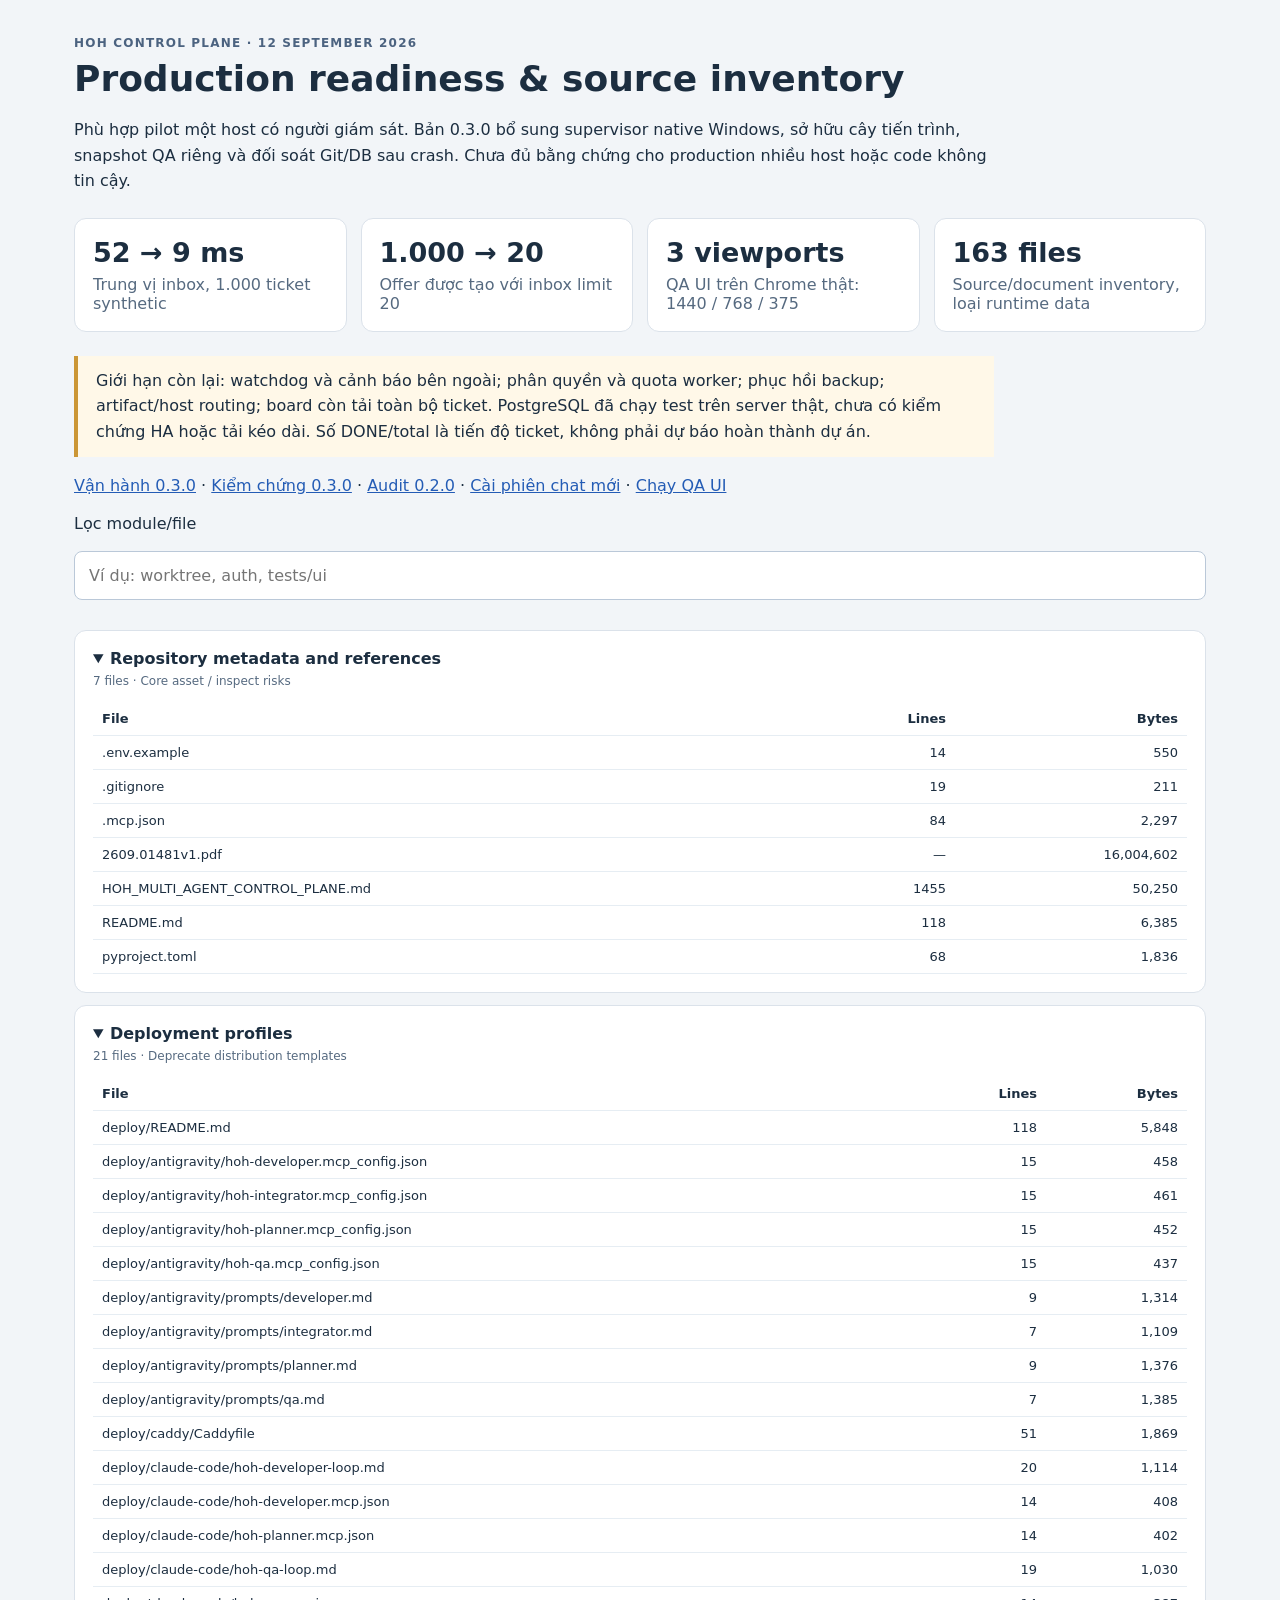
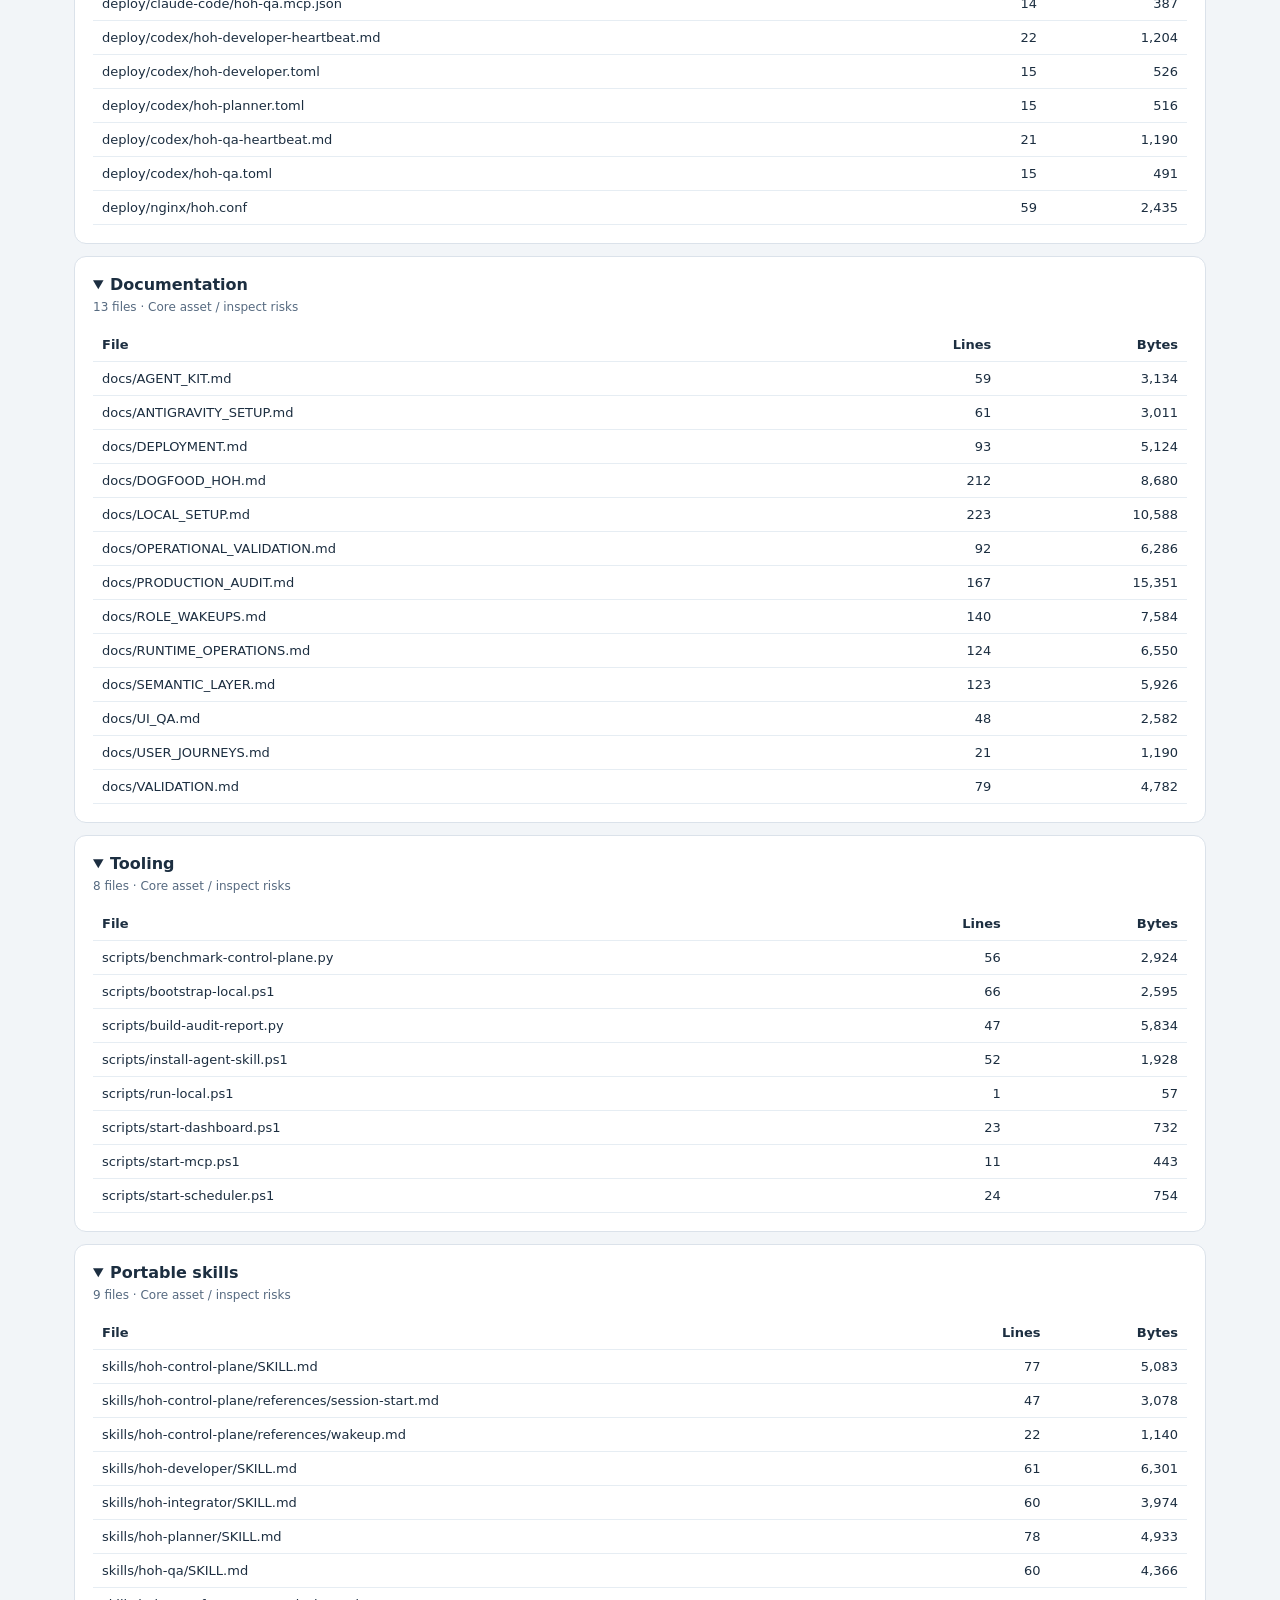
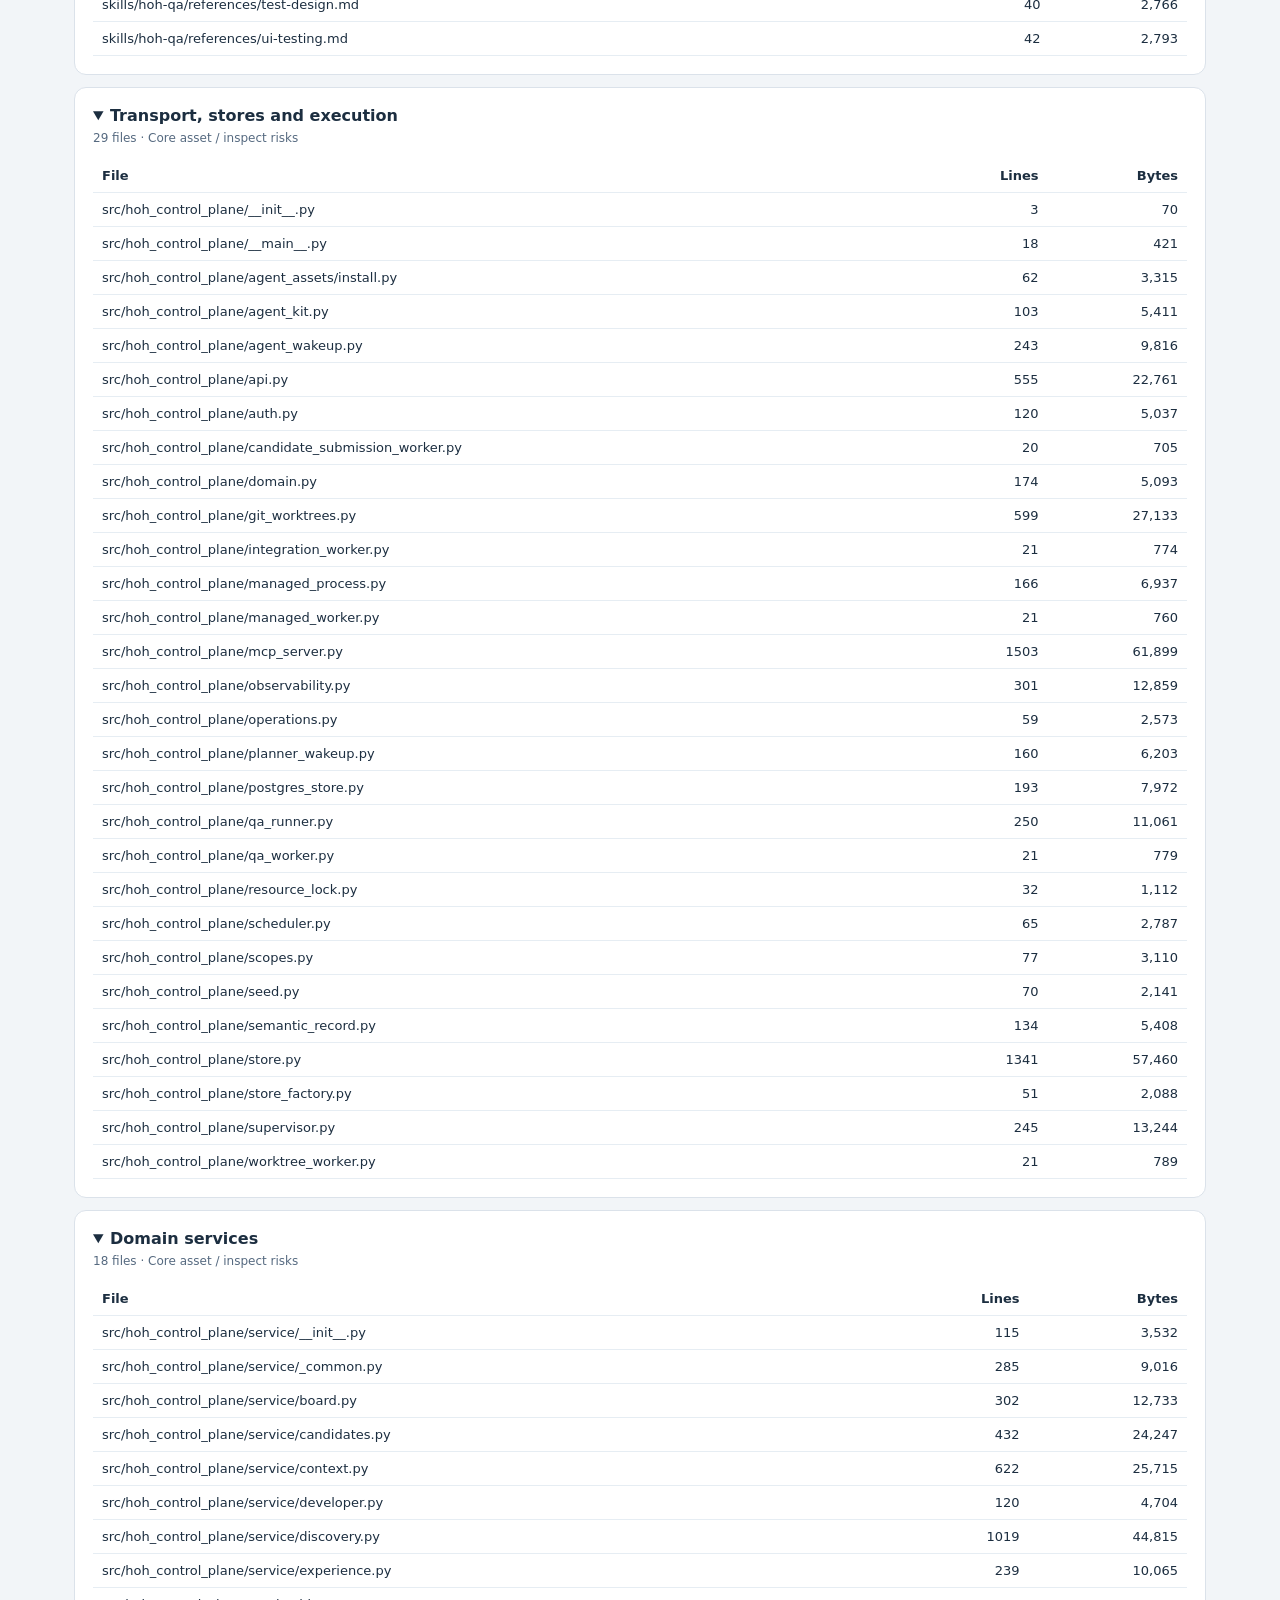
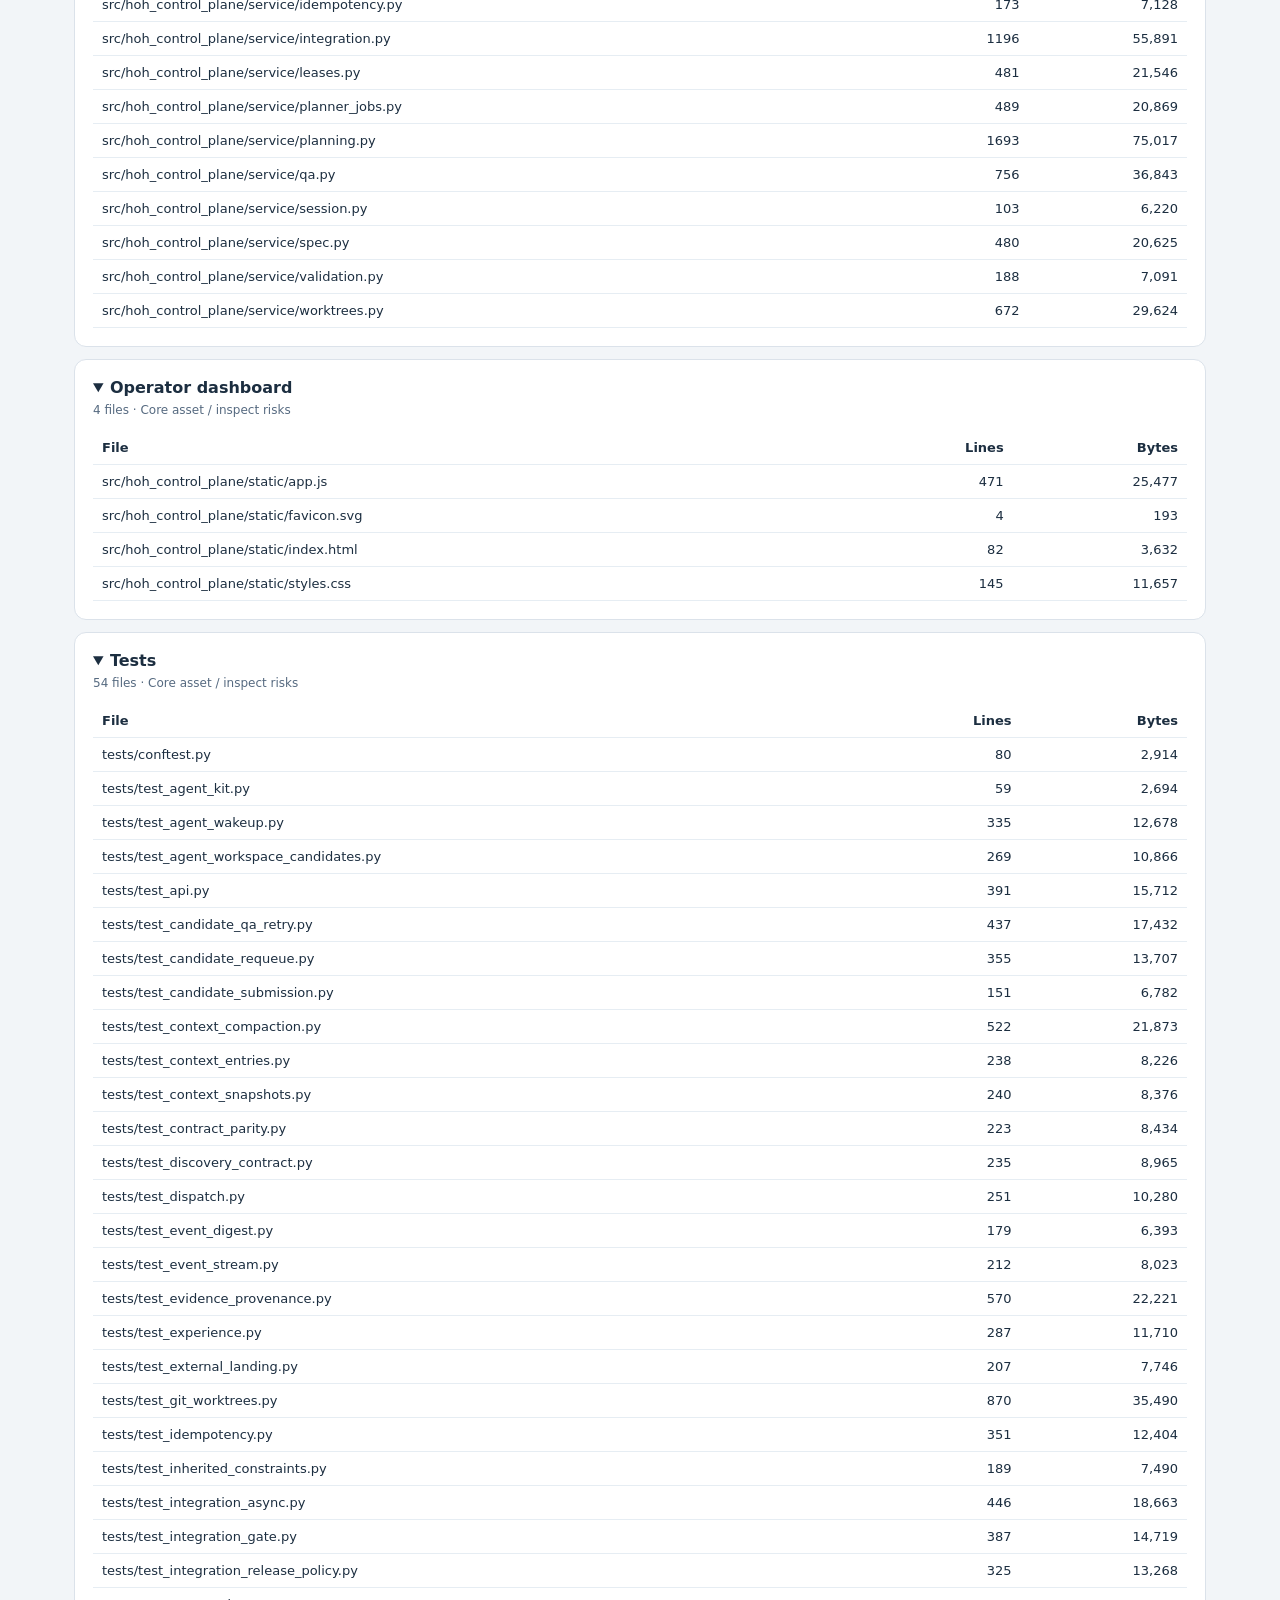
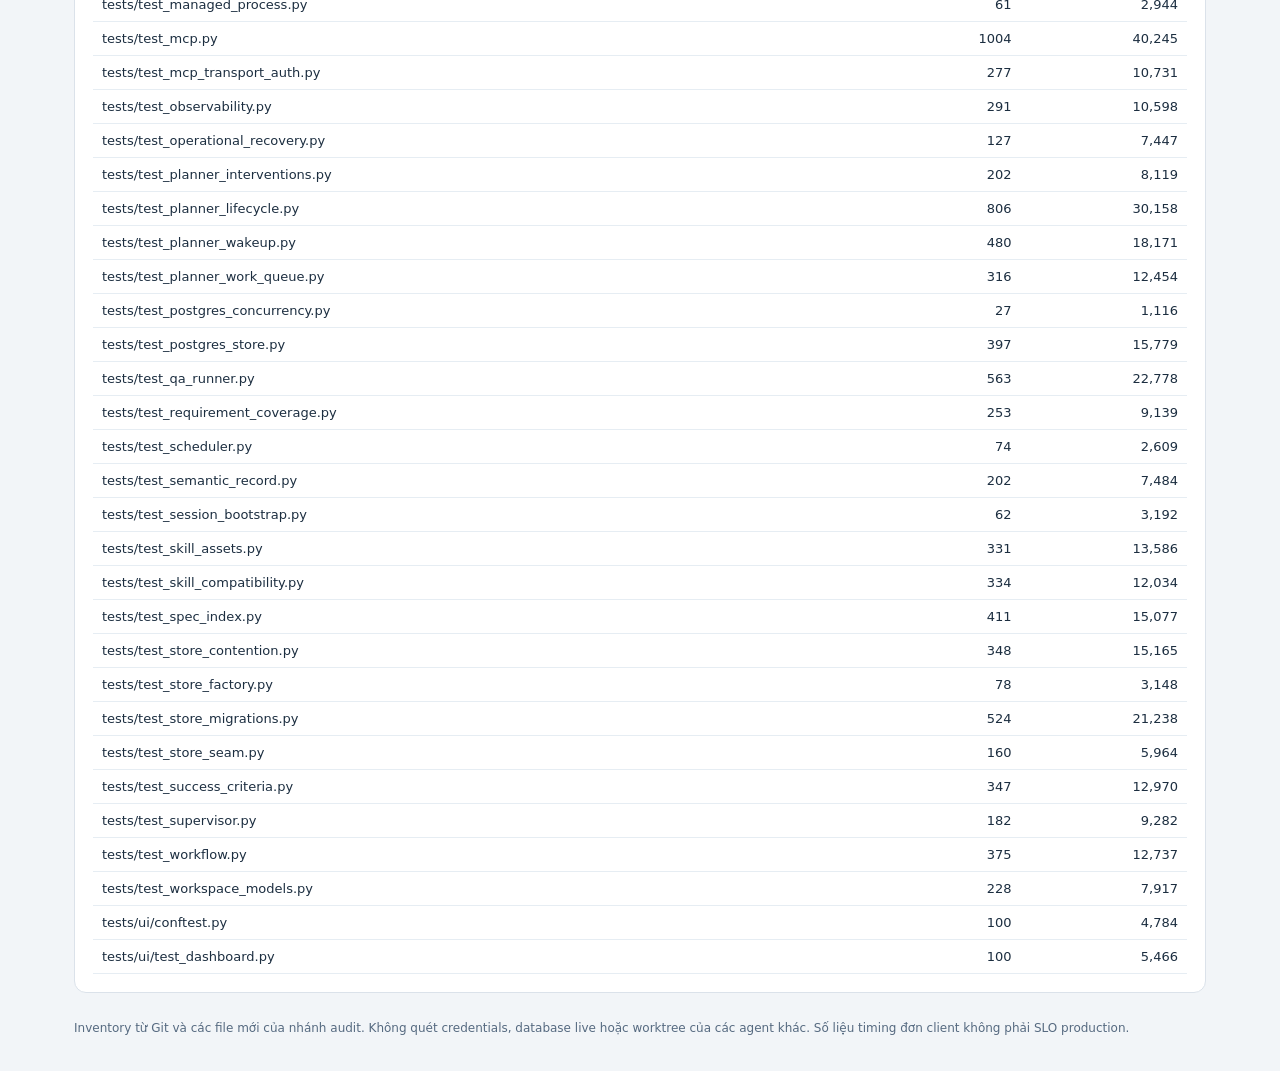
<file: docs/PRODUCTION_AUDIT.html>
<!doctype html><html lang="vi"><meta charset="utf-8"><meta name="viewport" content="width=device-width, initial-scale=1">
<title>HoH · Production audit</title><style>
:root{font-family:Segoe UI,system-ui,sans-serif;color:#1c2e40;background:#f2f5f8}*{box-sizing:border-box}body{margin:0}main{max-width:1180px;margin:auto;padding:36px 24px}h1{font-size:36px;margin:8px 0 18px}p{line-height:1.6;max-width:920px}.eyebrow{color:#4c6380;letter-spacing:.1em;font-size:12px;font-weight:700}.cards{display:grid;grid-template-columns:repeat(auto-fit,minmax(200px,1fr));gap:14px;margin:24px 0}.card,details{background:white;border:1px solid #dbe2ea;border-radius:12px;padding:18px}.card strong{display:block;font-size:27px;margin-bottom:7px}.card span,small{color:#566a80}a{color:#245cb5}input{width:100%;padding:14px;border:1px solid #bac8d8;border-radius:8px;font:inherit;margin:18px 0}details{margin:12px 0}summary{cursor:pointer;font-weight:650}small{display:block;font-size:12px;font-weight:400;margin-top:6px}table{border-collapse:collapse;width:100%;margin-top:14px;font-size:13px}td,th{padding:9px;text-align:left;border-bottom:1px solid #e6edf3}td:first-child{overflow-wrap:anywhere}td:not(:first-child),th:not(:first-child){text-align:right;white-space:nowrap}.note{border-left:4px solid #cb9636;padding:12px 18px;background:#fff8e8}footer{color:#566a80;font-size:12px;margin-top:28px}
</style><main><div class="eyebrow">HOH CONTROL PLANE · 12 SEPTEMBER 2026</div>
<h1>Production readiness & source inventory</h1>
<p>Phù hợp pilot một host có người giám sát. Bản 0.3.0 bổ sung supervisor native Windows, sở hữu cây tiến trình, snapshot QA riêng và đối soát Git/DB sau crash. Chưa đủ bằng chứng cho production nhiều host hoặc code không tin cậy.</p>
<div class="cards"><div class="card"><strong>52 → 9 ms</strong><span>Trung vị inbox, 1.000 ticket synthetic</span></div><div class="card"><strong>1.000 → 20</strong><span>Offer được tạo với inbox limit 20</span></div><div class="card"><strong>3 viewports</strong><span>QA UI trên Chrome thật: 1440 / 768 / 375</span></div><div class="card"><strong>163 files</strong><span>Source/document inventory, loại runtime data</span></div></div>
<p class="note">Giới hạn còn lại: watchdog và cảnh báo bên ngoài; phân quyền và quota worker; phục hồi backup; artifact/host routing; board còn tải toàn bộ ticket. PostgreSQL đã chạy test trên server thật, chưa có kiểm chứng HA hoặc tải kéo dài. Số DONE/total là tiến độ ticket, không phải dự báo hoàn thành dự án.</p>
<p><a href="RUNTIME_OPERATIONS.md">Vận hành 0.3.0</a> · <a href="OPERATIONAL_VALIDATION.md">Kiểm chứng 0.3.0</a> · <a href="PRODUCTION_AUDIT.md">Audit 0.2.0</a> · <a href="AGENT_KIT.md">Cài phiên chat mới</a> · <a href="UI_QA.md">Chạy QA UI</a></p>
<label for="filter">Lọc module/file</label><input id="filter" placeholder="Ví dụ: worktree, auth, tests/ui" autocomplete="off">
<details open class="module"><summary>Repository metadata and references <small>7 files · Core asset / inspect risks</small></summary><table><thead><tr><th>File</th><th>Lines</th><th>Bytes</th></tr></thead><tbody><tr data-path=".env.example"><td>.env.example</td><td>14</td><td>550</td></tr><tr data-path=".gitignore"><td>.gitignore</td><td>19</td><td>211</td></tr><tr data-path=".mcp.json"><td>.mcp.json</td><td>84</td><td>2,297</td></tr><tr data-path="2609.01481v1.pdf"><td>2609.01481v1.pdf</td><td>—</td><td>16,004,602</td></tr><tr data-path="HOH_MULTI_AGENT_CONTROL_PLANE.md"><td>HOH_MULTI_AGENT_CONTROL_PLANE.md</td><td>1455</td><td>50,250</td></tr><tr data-path="README.md"><td>README.md</td><td>118</td><td>6,385</td></tr><tr data-path="pyproject.toml"><td>pyproject.toml</td><td>68</td><td>1,836</td></tr></tbody></table></details>
<details open class="module"><summary>Deployment profiles <small>21 files · Deprecate distribution templates</small></summary><table><thead><tr><th>File</th><th>Lines</th><th>Bytes</th></tr></thead><tbody><tr data-path="deploy/README.md"><td>deploy/README.md</td><td>118</td><td>5,848</td></tr><tr data-path="deploy/antigravity/hoh-developer.mcp_config.json"><td>deploy/antigravity/hoh-developer.mcp_config.json</td><td>15</td><td>458</td></tr><tr data-path="deploy/antigravity/hoh-integrator.mcp_config.json"><td>deploy/antigravity/hoh-integrator.mcp_config.json</td><td>15</td><td>461</td></tr><tr data-path="deploy/antigravity/hoh-planner.mcp_config.json"><td>deploy/antigravity/hoh-planner.mcp_config.json</td><td>15</td><td>452</td></tr><tr data-path="deploy/antigravity/hoh-qa.mcp_config.json"><td>deploy/antigravity/hoh-qa.mcp_config.json</td><td>15</td><td>437</td></tr><tr data-path="deploy/antigravity/prompts/developer.md"><td>deploy/antigravity/prompts/developer.md</td><td>9</td><td>1,314</td></tr><tr data-path="deploy/antigravity/prompts/integrator.md"><td>deploy/antigravity/prompts/integrator.md</td><td>7</td><td>1,109</td></tr><tr data-path="deploy/antigravity/prompts/planner.md"><td>deploy/antigravity/prompts/planner.md</td><td>9</td><td>1,376</td></tr><tr data-path="deploy/antigravity/prompts/qa.md"><td>deploy/antigravity/prompts/qa.md</td><td>7</td><td>1,385</td></tr><tr data-path="deploy/caddy/Caddyfile"><td>deploy/caddy/Caddyfile</td><td>51</td><td>1,869</td></tr><tr data-path="deploy/claude-code/hoh-developer-loop.md"><td>deploy/claude-code/hoh-developer-loop.md</td><td>20</td><td>1,114</td></tr><tr data-path="deploy/claude-code/hoh-developer.mcp.json"><td>deploy/claude-code/hoh-developer.mcp.json</td><td>14</td><td>408</td></tr><tr data-path="deploy/claude-code/hoh-planner.mcp.json"><td>deploy/claude-code/hoh-planner.mcp.json</td><td>14</td><td>402</td></tr><tr data-path="deploy/claude-code/hoh-qa-loop.md"><td>deploy/claude-code/hoh-qa-loop.md</td><td>19</td><td>1,030</td></tr><tr data-path="deploy/claude-code/hoh-qa.mcp.json"><td>deploy/claude-code/hoh-qa.mcp.json</td><td>14</td><td>387</td></tr><tr data-path="deploy/codex/hoh-developer-heartbeat.md"><td>deploy/codex/hoh-developer-heartbeat.md</td><td>22</td><td>1,204</td></tr><tr data-path="deploy/codex/hoh-developer.toml"><td>deploy/codex/hoh-developer.toml</td><td>15</td><td>526</td></tr><tr data-path="deploy/codex/hoh-planner.toml"><td>deploy/codex/hoh-planner.toml</td><td>15</td><td>516</td></tr><tr data-path="deploy/codex/hoh-qa-heartbeat.md"><td>deploy/codex/hoh-qa-heartbeat.md</td><td>21</td><td>1,190</td></tr><tr data-path="deploy/codex/hoh-qa.toml"><td>deploy/codex/hoh-qa.toml</td><td>15</td><td>491</td></tr><tr data-path="deploy/nginx/hoh.conf"><td>deploy/nginx/hoh.conf</td><td>59</td><td>2,435</td></tr></tbody></table></details>
<details open class="module"><summary>Documentation <small>13 files · Core asset / inspect risks</small></summary><table><thead><tr><th>File</th><th>Lines</th><th>Bytes</th></tr></thead><tbody><tr data-path="docs/AGENT_KIT.md"><td>docs/AGENT_KIT.md</td><td>59</td><td>3,134</td></tr><tr data-path="docs/ANTIGRAVITY_SETUP.md"><td>docs/ANTIGRAVITY_SETUP.md</td><td>61</td><td>3,011</td></tr><tr data-path="docs/DEPLOYMENT.md"><td>docs/DEPLOYMENT.md</td><td>93</td><td>5,124</td></tr><tr data-path="docs/DOGFOOD_HOH.md"><td>docs/DOGFOOD_HOH.md</td><td>212</td><td>8,680</td></tr><tr data-path="docs/LOCAL_SETUP.md"><td>docs/LOCAL_SETUP.md</td><td>223</td><td>10,588</td></tr><tr data-path="docs/OPERATIONAL_VALIDATION.md"><td>docs/OPERATIONAL_VALIDATION.md</td><td>92</td><td>6,286</td></tr><tr data-path="docs/PRODUCTION_AUDIT.md"><td>docs/PRODUCTION_AUDIT.md</td><td>167</td><td>15,351</td></tr><tr data-path="docs/ROLE_WAKEUPS.md"><td>docs/ROLE_WAKEUPS.md</td><td>140</td><td>7,584</td></tr><tr data-path="docs/RUNTIME_OPERATIONS.md"><td>docs/RUNTIME_OPERATIONS.md</td><td>124</td><td>6,550</td></tr><tr data-path="docs/SEMANTIC_LAYER.md"><td>docs/SEMANTIC_LAYER.md</td><td>123</td><td>5,926</td></tr><tr data-path="docs/UI_QA.md"><td>docs/UI_QA.md</td><td>48</td><td>2,582</td></tr><tr data-path="docs/USER_JOURNEYS.md"><td>docs/USER_JOURNEYS.md</td><td>21</td><td>1,190</td></tr><tr data-path="docs/VALIDATION.md"><td>docs/VALIDATION.md</td><td>79</td><td>4,782</td></tr></tbody></table></details>
<details open class="module"><summary>Tooling <small>8 files · Core asset / inspect risks</small></summary><table><thead><tr><th>File</th><th>Lines</th><th>Bytes</th></tr></thead><tbody><tr data-path="scripts/benchmark-control-plane.py"><td>scripts/benchmark-control-plane.py</td><td>56</td><td>2,924</td></tr><tr data-path="scripts/bootstrap-local.ps1"><td>scripts/bootstrap-local.ps1</td><td>66</td><td>2,595</td></tr><tr data-path="scripts/build-audit-report.py"><td>scripts/build-audit-report.py</td><td>47</td><td>5,834</td></tr><tr data-path="scripts/install-agent-skill.ps1"><td>scripts/install-agent-skill.ps1</td><td>52</td><td>1,928</td></tr><tr data-path="scripts/run-local.ps1"><td>scripts/run-local.ps1</td><td>1</td><td>57</td></tr><tr data-path="scripts/start-dashboard.ps1"><td>scripts/start-dashboard.ps1</td><td>23</td><td>732</td></tr><tr data-path="scripts/start-mcp.ps1"><td>scripts/start-mcp.ps1</td><td>11</td><td>443</td></tr><tr data-path="scripts/start-scheduler.ps1"><td>scripts/start-scheduler.ps1</td><td>24</td><td>754</td></tr></tbody></table></details>
<details open class="module"><summary>Portable skills <small>9 files · Core asset / inspect risks</small></summary><table><thead><tr><th>File</th><th>Lines</th><th>Bytes</th></tr></thead><tbody><tr data-path="skills/hoh-control-plane/SKILL.md"><td>skills/hoh-control-plane/SKILL.md</td><td>77</td><td>5,083</td></tr><tr data-path="skills/hoh-control-plane/references/session-start.md"><td>skills/hoh-control-plane/references/session-start.md</td><td>47</td><td>3,078</td></tr><tr data-path="skills/hoh-control-plane/references/wakeup.md"><td>skills/hoh-control-plane/references/wakeup.md</td><td>22</td><td>1,140</td></tr><tr data-path="skills/hoh-developer/SKILL.md"><td>skills/hoh-developer/SKILL.md</td><td>61</td><td>6,301</td></tr><tr data-path="skills/hoh-integrator/SKILL.md"><td>skills/hoh-integrator/SKILL.md</td><td>60</td><td>3,974</td></tr><tr data-path="skills/hoh-planner/SKILL.md"><td>skills/hoh-planner/SKILL.md</td><td>78</td><td>4,933</td></tr><tr data-path="skills/hoh-qa/SKILL.md"><td>skills/hoh-qa/SKILL.md</td><td>60</td><td>4,366</td></tr><tr data-path="skills/hoh-qa/references/test-design.md"><td>skills/hoh-qa/references/test-design.md</td><td>40</td><td>2,766</td></tr><tr data-path="skills/hoh-qa/references/ui-testing.md"><td>skills/hoh-qa/references/ui-testing.md</td><td>42</td><td>2,793</td></tr></tbody></table></details>
<details open class="module"><summary>Transport, stores and execution <small>29 files · Core asset / inspect risks</small></summary><table><thead><tr><th>File</th><th>Lines</th><th>Bytes</th></tr></thead><tbody><tr data-path="src/hoh_control_plane/__init__.py"><td>src/hoh_control_plane/__init__.py</td><td>3</td><td>70</td></tr><tr data-path="src/hoh_control_plane/__main__.py"><td>src/hoh_control_plane/__main__.py</td><td>18</td><td>421</td></tr><tr data-path="src/hoh_control_plane/agent_assets/install.py"><td>src/hoh_control_plane/agent_assets/install.py</td><td>62</td><td>3,315</td></tr><tr data-path="src/hoh_control_plane/agent_kit.py"><td>src/hoh_control_plane/agent_kit.py</td><td>103</td><td>5,411</td></tr><tr data-path="src/hoh_control_plane/agent_wakeup.py"><td>src/hoh_control_plane/agent_wakeup.py</td><td>243</td><td>9,816</td></tr><tr data-path="src/hoh_control_plane/api.py"><td>src/hoh_control_plane/api.py</td><td>555</td><td>22,761</td></tr><tr data-path="src/hoh_control_plane/auth.py"><td>src/hoh_control_plane/auth.py</td><td>120</td><td>5,037</td></tr><tr data-path="src/hoh_control_plane/candidate_submission_worker.py"><td>src/hoh_control_plane/candidate_submission_worker.py</td><td>20</td><td>705</td></tr><tr data-path="src/hoh_control_plane/domain.py"><td>src/hoh_control_plane/domain.py</td><td>174</td><td>5,093</td></tr><tr data-path="src/hoh_control_plane/git_worktrees.py"><td>src/hoh_control_plane/git_worktrees.py</td><td>599</td><td>27,133</td></tr><tr data-path="src/hoh_control_plane/integration_worker.py"><td>src/hoh_control_plane/integration_worker.py</td><td>21</td><td>774</td></tr><tr data-path="src/hoh_control_plane/managed_process.py"><td>src/hoh_control_plane/managed_process.py</td><td>166</td><td>6,937</td></tr><tr data-path="src/hoh_control_plane/managed_worker.py"><td>src/hoh_control_plane/managed_worker.py</td><td>21</td><td>760</td></tr><tr data-path="src/hoh_control_plane/mcp_server.py"><td>src/hoh_control_plane/mcp_server.py</td><td>1503</td><td>61,899</td></tr><tr data-path="src/hoh_control_plane/observability.py"><td>src/hoh_control_plane/observability.py</td><td>301</td><td>12,859</td></tr><tr data-path="src/hoh_control_plane/operations.py"><td>src/hoh_control_plane/operations.py</td><td>59</td><td>2,573</td></tr><tr data-path="src/hoh_control_plane/planner_wakeup.py"><td>src/hoh_control_plane/planner_wakeup.py</td><td>160</td><td>6,203</td></tr><tr data-path="src/hoh_control_plane/postgres_store.py"><td>src/hoh_control_plane/postgres_store.py</td><td>193</td><td>7,972</td></tr><tr data-path="src/hoh_control_plane/qa_runner.py"><td>src/hoh_control_plane/qa_runner.py</td><td>250</td><td>11,061</td></tr><tr data-path="src/hoh_control_plane/qa_worker.py"><td>src/hoh_control_plane/qa_worker.py</td><td>21</td><td>779</td></tr><tr data-path="src/hoh_control_plane/resource_lock.py"><td>src/hoh_control_plane/resource_lock.py</td><td>32</td><td>1,112</td></tr><tr data-path="src/hoh_control_plane/scheduler.py"><td>src/hoh_control_plane/scheduler.py</td><td>65</td><td>2,787</td></tr><tr data-path="src/hoh_control_plane/scopes.py"><td>src/hoh_control_plane/scopes.py</td><td>77</td><td>3,110</td></tr><tr data-path="src/hoh_control_plane/seed.py"><td>src/hoh_control_plane/seed.py</td><td>70</td><td>2,141</td></tr><tr data-path="src/hoh_control_plane/semantic_record.py"><td>src/hoh_control_plane/semantic_record.py</td><td>134</td><td>5,408</td></tr><tr data-path="src/hoh_control_plane/store.py"><td>src/hoh_control_plane/store.py</td><td>1341</td><td>57,460</td></tr><tr data-path="src/hoh_control_plane/store_factory.py"><td>src/hoh_control_plane/store_factory.py</td><td>51</td><td>2,088</td></tr><tr data-path="src/hoh_control_plane/supervisor.py"><td>src/hoh_control_plane/supervisor.py</td><td>245</td><td>13,244</td></tr><tr data-path="src/hoh_control_plane/worktree_worker.py"><td>src/hoh_control_plane/worktree_worker.py</td><td>21</td><td>789</td></tr></tbody></table></details>
<details open class="module"><summary>Domain services <small>18 files · Core asset / inspect risks</small></summary><table><thead><tr><th>File</th><th>Lines</th><th>Bytes</th></tr></thead><tbody><tr data-path="src/hoh_control_plane/service/__init__.py"><td>src/hoh_control_plane/service/__init__.py</td><td>115</td><td>3,532</td></tr><tr data-path="src/hoh_control_plane/service/_common.py"><td>src/hoh_control_plane/service/_common.py</td><td>285</td><td>9,016</td></tr><tr data-path="src/hoh_control_plane/service/board.py"><td>src/hoh_control_plane/service/board.py</td><td>302</td><td>12,733</td></tr><tr data-path="src/hoh_control_plane/service/candidates.py"><td>src/hoh_control_plane/service/candidates.py</td><td>432</td><td>24,247</td></tr><tr data-path="src/hoh_control_plane/service/context.py"><td>src/hoh_control_plane/service/context.py</td><td>622</td><td>25,715</td></tr><tr data-path="src/hoh_control_plane/service/developer.py"><td>src/hoh_control_plane/service/developer.py</td><td>120</td><td>4,704</td></tr><tr data-path="src/hoh_control_plane/service/discovery.py"><td>src/hoh_control_plane/service/discovery.py</td><td>1019</td><td>44,815</td></tr><tr data-path="src/hoh_control_plane/service/experience.py"><td>src/hoh_control_plane/service/experience.py</td><td>239</td><td>10,065</td></tr><tr data-path="src/hoh_control_plane/service/idempotency.py"><td>src/hoh_control_plane/service/idempotency.py</td><td>173</td><td>7,128</td></tr><tr data-path="src/hoh_control_plane/service/integration.py"><td>src/hoh_control_plane/service/integration.py</td><td>1196</td><td>55,891</td></tr><tr data-path="src/hoh_control_plane/service/leases.py"><td>src/hoh_control_plane/service/leases.py</td><td>481</td><td>21,546</td></tr><tr data-path="src/hoh_control_plane/service/planner_jobs.py"><td>src/hoh_control_plane/service/planner_jobs.py</td><td>489</td><td>20,869</td></tr><tr data-path="src/hoh_control_plane/service/planning.py"><td>src/hoh_control_plane/service/planning.py</td><td>1693</td><td>75,017</td></tr><tr data-path="src/hoh_control_plane/service/qa.py"><td>src/hoh_control_plane/service/qa.py</td><td>756</td><td>36,843</td></tr><tr data-path="src/hoh_control_plane/service/session.py"><td>src/hoh_control_plane/service/session.py</td><td>103</td><td>6,220</td></tr><tr data-path="src/hoh_control_plane/service/spec.py"><td>src/hoh_control_plane/service/spec.py</td><td>480</td><td>20,625</td></tr><tr data-path="src/hoh_control_plane/service/validation.py"><td>src/hoh_control_plane/service/validation.py</td><td>188</td><td>7,091</td></tr><tr data-path="src/hoh_control_plane/service/worktrees.py"><td>src/hoh_control_plane/service/worktrees.py</td><td>672</td><td>29,624</td></tr></tbody></table></details>
<details open class="module"><summary>Operator dashboard <small>4 files · Core asset / inspect risks</small></summary><table><thead><tr><th>File</th><th>Lines</th><th>Bytes</th></tr></thead><tbody><tr data-path="src/hoh_control_plane/static/app.js"><td>src/hoh_control_plane/static/app.js</td><td>471</td><td>25,477</td></tr><tr data-path="src/hoh_control_plane/static/favicon.svg"><td>src/hoh_control_plane/static/favicon.svg</td><td>4</td><td>193</td></tr><tr data-path="src/hoh_control_plane/static/index.html"><td>src/hoh_control_plane/static/index.html</td><td>82</td><td>3,632</td></tr><tr data-path="src/hoh_control_plane/static/styles.css"><td>src/hoh_control_plane/static/styles.css</td><td>145</td><td>11,657</td></tr></tbody></table></details>
<details open class="module"><summary>Tests <small>54 files · Core asset / inspect risks</small></summary><table><thead><tr><th>File</th><th>Lines</th><th>Bytes</th></tr></thead><tbody><tr data-path="tests/conftest.py"><td>tests/conftest.py</td><td>80</td><td>2,914</td></tr><tr data-path="tests/test_agent_kit.py"><td>tests/test_agent_kit.py</td><td>59</td><td>2,694</td></tr><tr data-path="tests/test_agent_wakeup.py"><td>tests/test_agent_wakeup.py</td><td>335</td><td>12,678</td></tr><tr data-path="tests/test_agent_workspace_candidates.py"><td>tests/test_agent_workspace_candidates.py</td><td>269</td><td>10,866</td></tr><tr data-path="tests/test_api.py"><td>tests/test_api.py</td><td>391</td><td>15,712</td></tr><tr data-path="tests/test_candidate_qa_retry.py"><td>tests/test_candidate_qa_retry.py</td><td>437</td><td>17,432</td></tr><tr data-path="tests/test_candidate_requeue.py"><td>tests/test_candidate_requeue.py</td><td>355</td><td>13,707</td></tr><tr data-path="tests/test_candidate_submission.py"><td>tests/test_candidate_submission.py</td><td>151</td><td>6,782</td></tr><tr data-path="tests/test_context_compaction.py"><td>tests/test_context_compaction.py</td><td>522</td><td>21,873</td></tr><tr data-path="tests/test_context_entries.py"><td>tests/test_context_entries.py</td><td>238</td><td>8,226</td></tr><tr data-path="tests/test_context_snapshots.py"><td>tests/test_context_snapshots.py</td><td>240</td><td>8,376</td></tr><tr data-path="tests/test_contract_parity.py"><td>tests/test_contract_parity.py</td><td>223</td><td>8,434</td></tr><tr data-path="tests/test_discovery_contract.py"><td>tests/test_discovery_contract.py</td><td>235</td><td>8,965</td></tr><tr data-path="tests/test_dispatch.py"><td>tests/test_dispatch.py</td><td>251</td><td>10,280</td></tr><tr data-path="tests/test_event_digest.py"><td>tests/test_event_digest.py</td><td>179</td><td>6,393</td></tr><tr data-path="tests/test_event_stream.py"><td>tests/test_event_stream.py</td><td>212</td><td>8,023</td></tr><tr data-path="tests/test_evidence_provenance.py"><td>tests/test_evidence_provenance.py</td><td>570</td><td>22,221</td></tr><tr data-path="tests/test_experience.py"><td>tests/test_experience.py</td><td>287</td><td>11,710</td></tr><tr data-path="tests/test_external_landing.py"><td>tests/test_external_landing.py</td><td>207</td><td>7,746</td></tr><tr data-path="tests/test_git_worktrees.py"><td>tests/test_git_worktrees.py</td><td>870</td><td>35,490</td></tr><tr data-path="tests/test_idempotency.py"><td>tests/test_idempotency.py</td><td>351</td><td>12,404</td></tr><tr data-path="tests/test_inherited_constraints.py"><td>tests/test_inherited_constraints.py</td><td>189</td><td>7,490</td></tr><tr data-path="tests/test_integration_async.py"><td>tests/test_integration_async.py</td><td>446</td><td>18,663</td></tr><tr data-path="tests/test_integration_gate.py"><td>tests/test_integration_gate.py</td><td>387</td><td>14,719</td></tr><tr data-path="tests/test_integration_release_policy.py"><td>tests/test_integration_release_policy.py</td><td>325</td><td>13,268</td></tr><tr data-path="tests/test_managed_process.py"><td>tests/test_managed_process.py</td><td>61</td><td>2,944</td></tr><tr data-path="tests/test_mcp.py"><td>tests/test_mcp.py</td><td>1004</td><td>40,245</td></tr><tr data-path="tests/test_mcp_transport_auth.py"><td>tests/test_mcp_transport_auth.py</td><td>277</td><td>10,731</td></tr><tr data-path="tests/test_observability.py"><td>tests/test_observability.py</td><td>291</td><td>10,598</td></tr><tr data-path="tests/test_operational_recovery.py"><td>tests/test_operational_recovery.py</td><td>127</td><td>7,447</td></tr><tr data-path="tests/test_planner_interventions.py"><td>tests/test_planner_interventions.py</td><td>202</td><td>8,119</td></tr><tr data-path="tests/test_planner_lifecycle.py"><td>tests/test_planner_lifecycle.py</td><td>806</td><td>30,158</td></tr><tr data-path="tests/test_planner_wakeup.py"><td>tests/test_planner_wakeup.py</td><td>480</td><td>18,171</td></tr><tr data-path="tests/test_planner_work_queue.py"><td>tests/test_planner_work_queue.py</td><td>316</td><td>12,454</td></tr><tr data-path="tests/test_postgres_concurrency.py"><td>tests/test_postgres_concurrency.py</td><td>27</td><td>1,116</td></tr><tr data-path="tests/test_postgres_store.py"><td>tests/test_postgres_store.py</td><td>397</td><td>15,779</td></tr><tr data-path="tests/test_qa_runner.py"><td>tests/test_qa_runner.py</td><td>563</td><td>22,778</td></tr><tr data-path="tests/test_requirement_coverage.py"><td>tests/test_requirement_coverage.py</td><td>253</td><td>9,139</td></tr><tr data-path="tests/test_scheduler.py"><td>tests/test_scheduler.py</td><td>74</td><td>2,609</td></tr><tr data-path="tests/test_semantic_record.py"><td>tests/test_semantic_record.py</td><td>202</td><td>7,484</td></tr><tr data-path="tests/test_session_bootstrap.py"><td>tests/test_session_bootstrap.py</td><td>62</td><td>3,192</td></tr><tr data-path="tests/test_skill_assets.py"><td>tests/test_skill_assets.py</td><td>331</td><td>13,586</td></tr><tr data-path="tests/test_skill_compatibility.py"><td>tests/test_skill_compatibility.py</td><td>334</td><td>12,034</td></tr><tr data-path="tests/test_spec_index.py"><td>tests/test_spec_index.py</td><td>411</td><td>15,077</td></tr><tr data-path="tests/test_store_contention.py"><td>tests/test_store_contention.py</td><td>348</td><td>15,165</td></tr><tr data-path="tests/test_store_factory.py"><td>tests/test_store_factory.py</td><td>78</td><td>3,148</td></tr><tr data-path="tests/test_store_migrations.py"><td>tests/test_store_migrations.py</td><td>524</td><td>21,238</td></tr><tr data-path="tests/test_store_seam.py"><td>tests/test_store_seam.py</td><td>160</td><td>5,964</td></tr><tr data-path="tests/test_success_criteria.py"><td>tests/test_success_criteria.py</td><td>347</td><td>12,970</td></tr><tr data-path="tests/test_supervisor.py"><td>tests/test_supervisor.py</td><td>182</td><td>9,282</td></tr><tr data-path="tests/test_workflow.py"><td>tests/test_workflow.py</td><td>375</td><td>12,737</td></tr><tr data-path="tests/test_workspace_models.py"><td>tests/test_workspace_models.py</td><td>228</td><td>7,917</td></tr><tr data-path="tests/ui/conftest.py"><td>tests/ui/conftest.py</td><td>100</td><td>4,784</td></tr><tr data-path="tests/ui/test_dashboard.py"><td>tests/ui/test_dashboard.py</td><td>100</td><td>5,466</td></tr></tbody></table></details>
<footer>Inventory từ Git và các file mới của nhánh audit. Không quét credentials, database live hoặc worktree của các agent khác. Số liệu timing đơn client không phải SLO production.</footer></main>
<script>document.querySelector('#filter').addEventListener('input',event=>{const term=event.target.value.toLowerCase();document.querySelectorAll('.module').forEach(module=>{let shown=0;module.querySelectorAll('tbody tr').forEach(row=>{row.hidden=!row.dataset.path.toLowerCase().includes(term);if(!row.hidden)shown++});module.hidden=shown===0;module.open=true})});</script></html>
</file>
